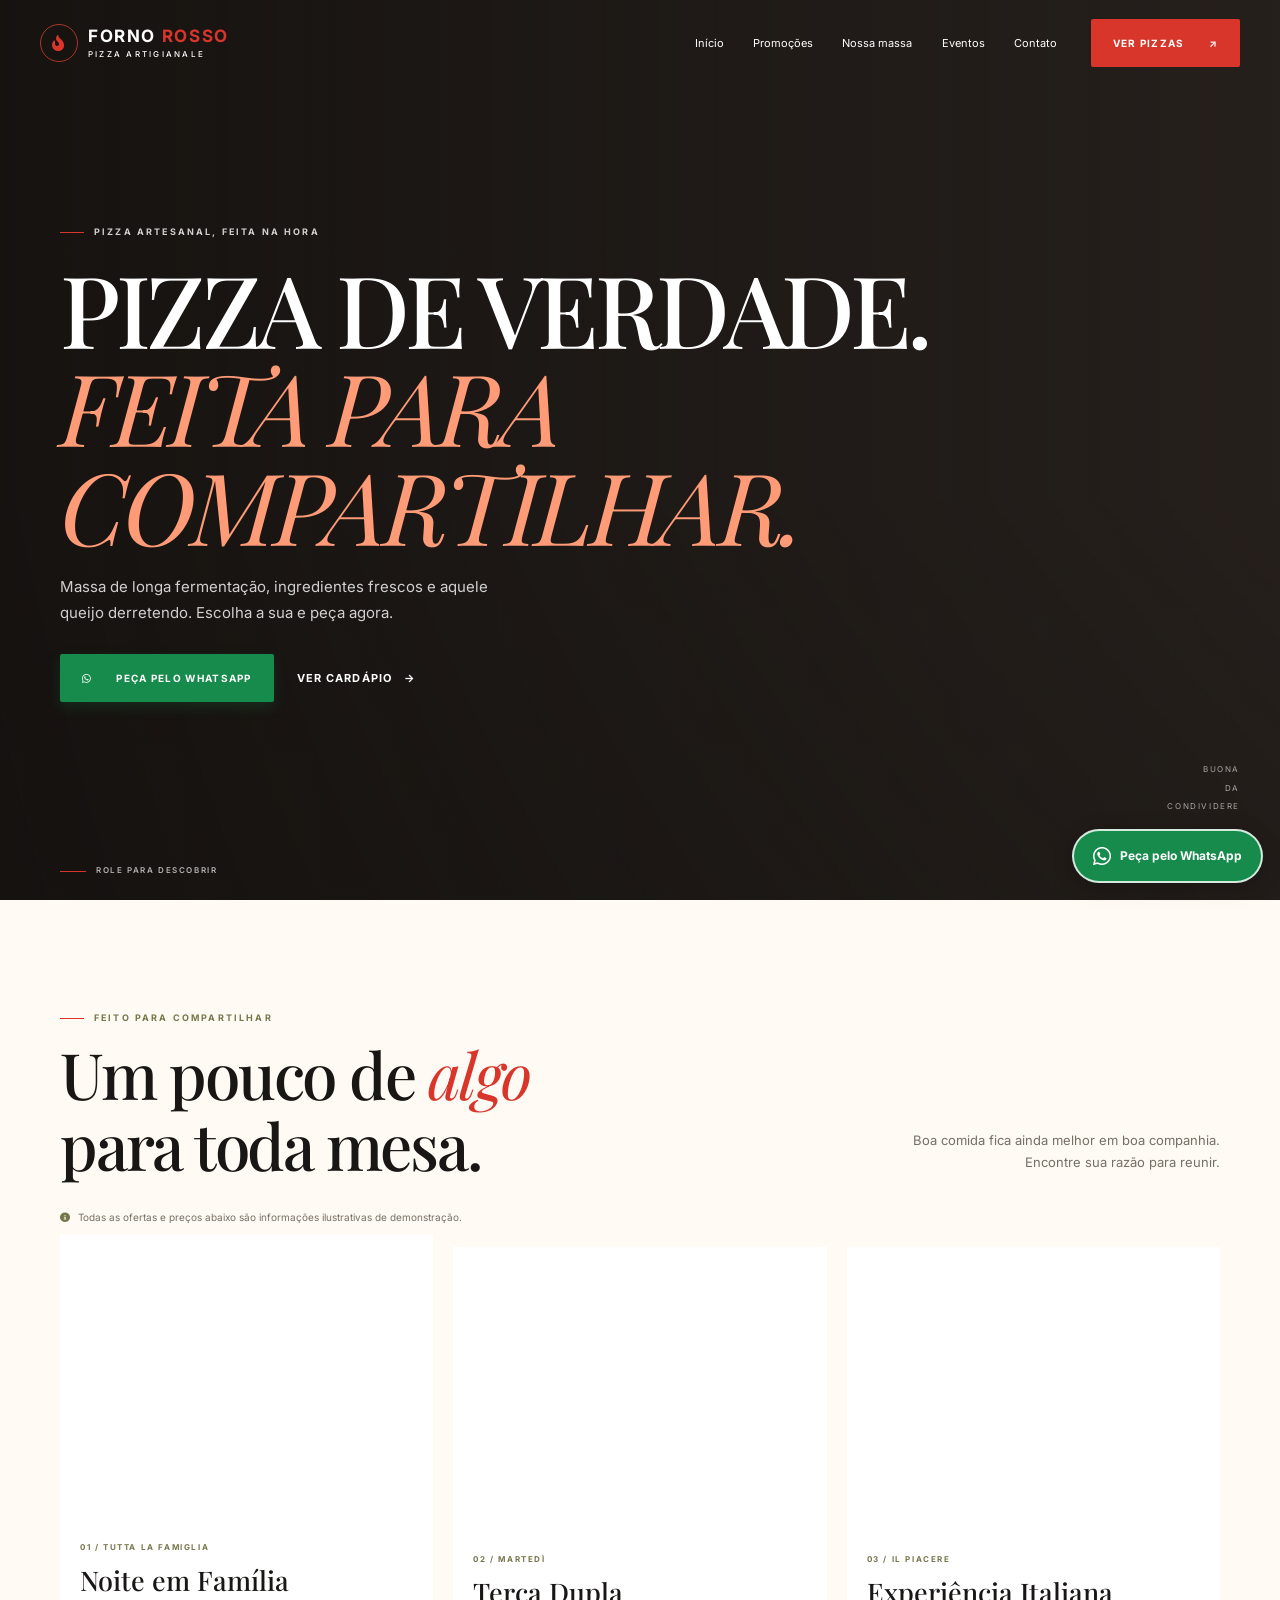
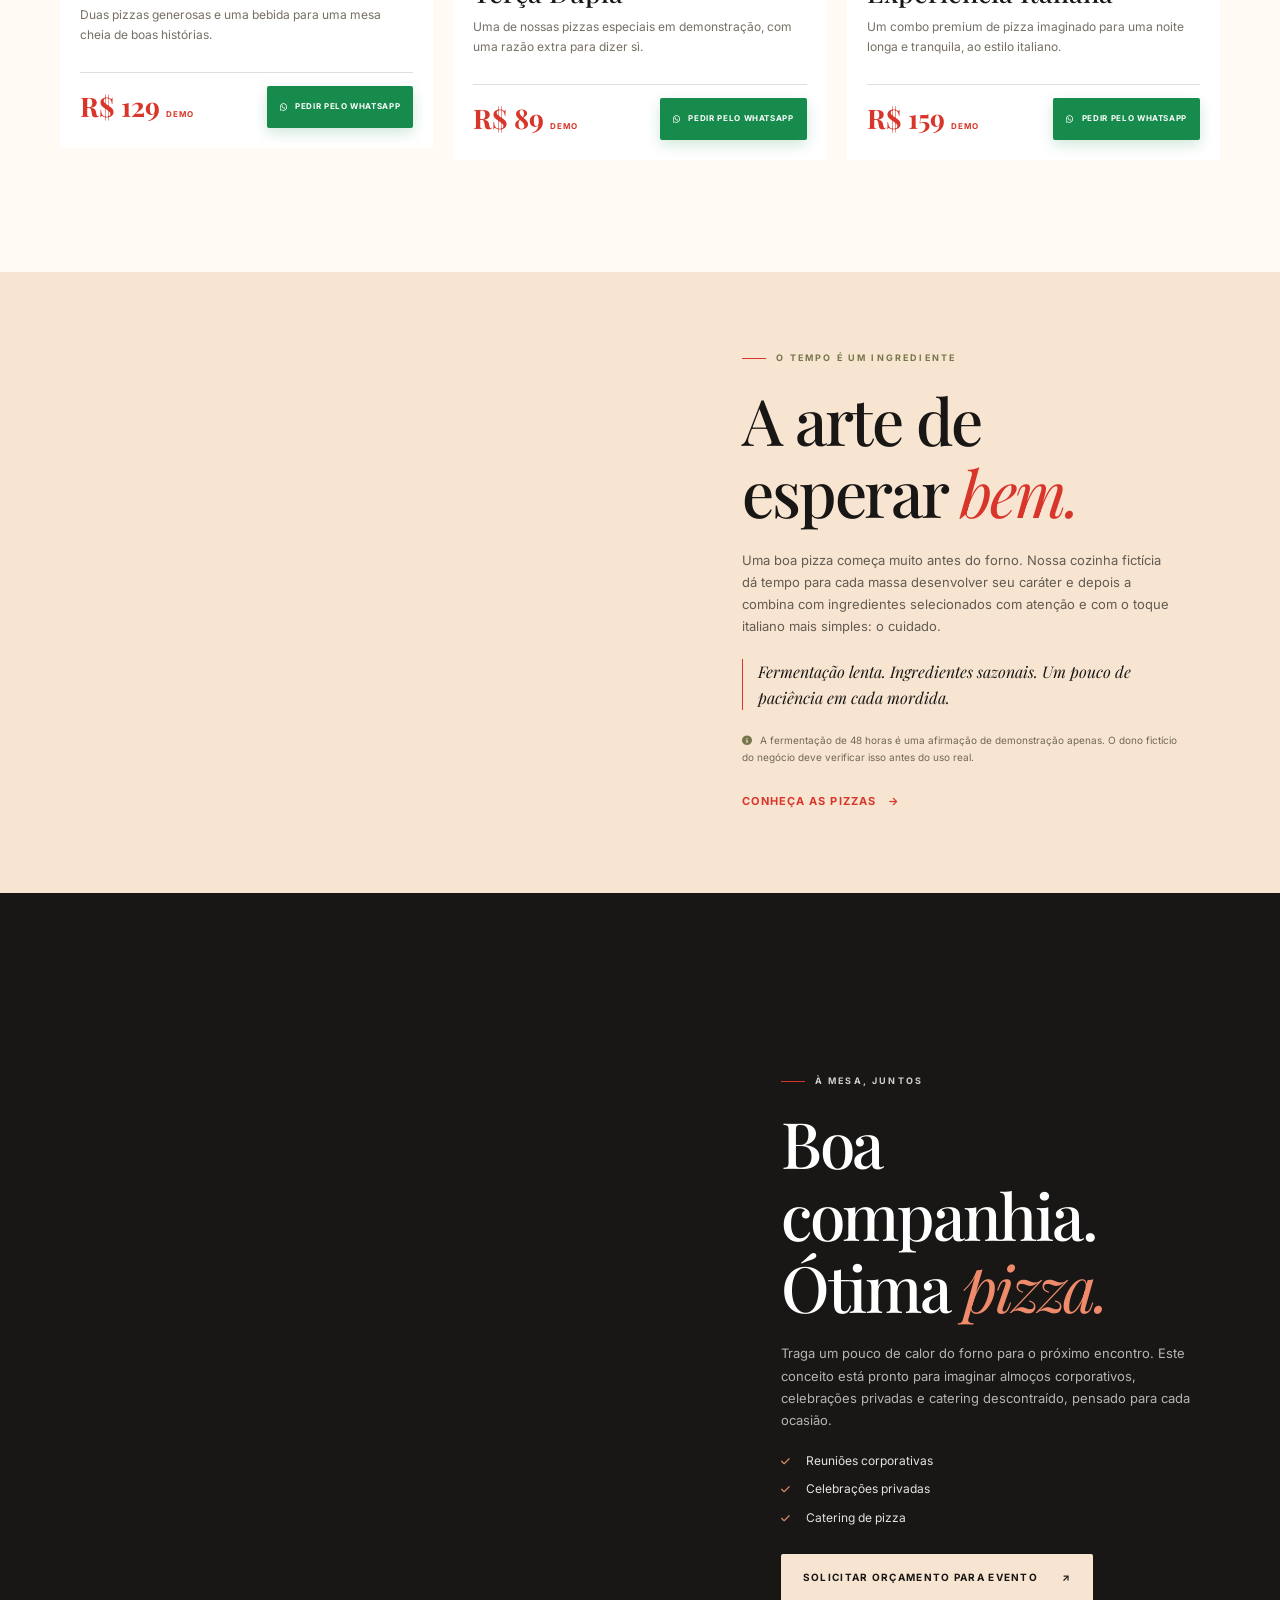
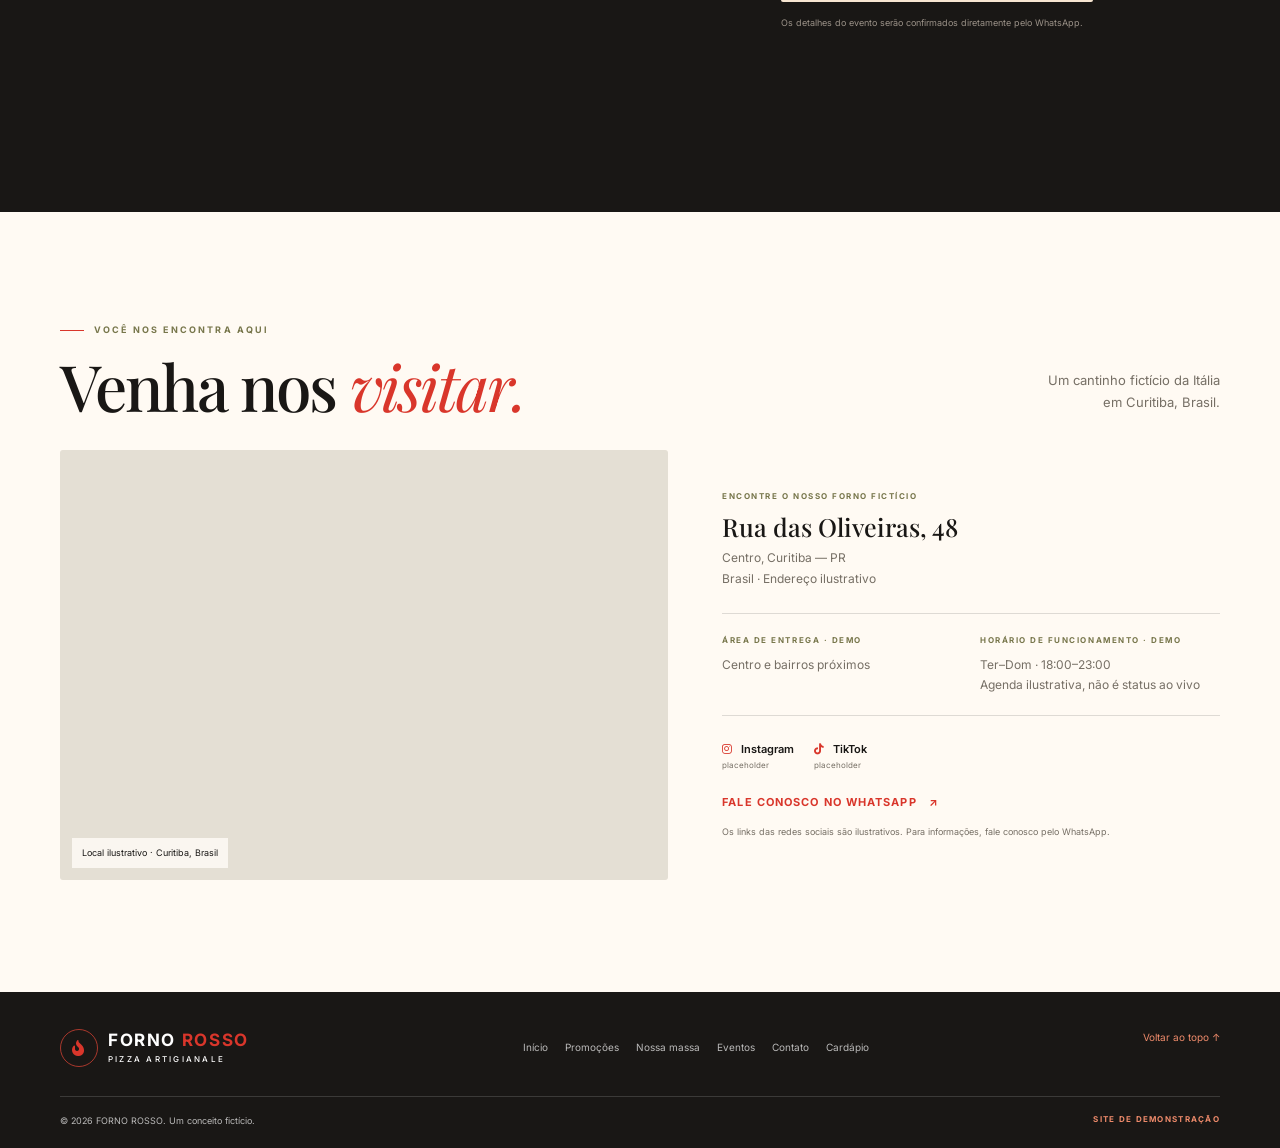
<file: index.html>
<!doctype html>
<html lang="pt-BR">
<head>
  <meta charset="utf-8">
  <meta name="viewport" content="width=device-width, initial-scale=1">
  <meta name="theme-color" content="#191715">
  <meta name="description" content="FORNO ROSSO — um conceito fictício de pizzaria artesanal inspirado no calor e nos sabores da Itália.">
  <title>FORNO ROSSO — Pizza Artesanal</title>
  <link rel="preconnect" href="https://fonts.googleapis.com">
  <link rel="preconnect" href="https://fonts.gstatic.com" crossorigin>
  <link href="https://fonts.googleapis.com/css2?family=Inter:wght@400;500;600;700&family=Playfair+Display:wght@400;500;600;700&display=swap" rel="stylesheet">
  <link rel="stylesheet" href="https://cdnjs.cloudflare.com/ajax/libs/font-awesome/6.5.2/css/all.min.css">
  <link rel="icon" type="image/svg+xml" href="data:image/svg+xml,%3Csvg xmlns='http://www.w3.org/2000/svg' viewBox='0 0 64 64'%3E%3Cpath fill='%23d8392f' d='M32 6c-4 8-8 11-8 19 0 6 4 11 9 11 5 0 9-4 9-10 0-7-4-13-10-20zm-2 33c-7 0-13 6-13 14 0 8 7 12 15 12 9 0 17-6 17-15 0-9-8-11-19-11z'/%3E%3Cpath fill='%23f5b400' d='M34 19c4 5 6 10 6 15 0 8-6 14-14 14-4 0-8-2-10-5 3 1 7 2 11 2 13 0 20-9 20-17 0-3-2-6-13-9z'/%3E%3C/svg%3E">
  <link rel="stylesheet" href="style.css">
  <script src="script.js" defer></script>
</head>
<body>
  <a class="skip-link" href="#main">Pular para o conteúdo</a>
  <header class="site-header" id="top">
    <div class="header-inner">
      <a class="wordmark" href="#top" aria-label="Forno Rosso home">
        <span class="wordmark-icon" aria-hidden="true"><i class="fa-solid fa-fire-flame-curved"></i></span>
        <span>FORNO <span class="wordmark-red">ROSSO</span><small>PIZZA ARTIGIANALE</small></span>
      </a>
      <button class="menu-toggle" type="button" aria-label="Abrir menu de navegação" aria-expanded="false" aria-controls="primary-nav">
        <span></span><span></span>
      </button>
      <nav class="primary-nav" id="primary-nav" aria-label="Navegação principal">
        <a href="#top">Início</a>
        <a href="#promocoes">Promoções</a>
        <a href="#massa">Nossa massa</a>
        <a href="#eventos">Eventos</a>
        <a href="#contato">Contato</a>
        <a class="button button-red nav-cta" href="cardapio.html">Ver pizzas <span aria-hidden="true">↗</span></a>
      </nav>
    </div>
  </header>

  <main id="main">
    <section class="hero" aria-labelledby="hero-title">
      <div class="hero-image" role="img" aria-label="Pizza napolitana recém-assada com queijo derretido"></div>
      <div class="hero-content page-wrap">
        <p class="eyebrow eyebrow-light"><span></span> Pizza artesanal, feita na hora</p>
        <h1 id="hero-title">PIZZA DE VERDADE.<br><em>FEITA PARA COMPARTILHAR.</em></h1>
        <p class="hero-copy">Massa de longa fermentação, ingredientes frescos e aquele queijo derretendo. Escolha a sua e peça agora.</p>
        <div class="hero-actions">
          <button class="button button-whatsapp" type="button" data-message="Olá! Quero fazer um pedido no FORNO ROSSO. Pode me enviar o cardápio e as opções disponíveis?"><i class="fa-brands fa-whatsapp" aria-hidden="true"></i> Peça pelo WhatsApp</button>
          <a class="text-link text-link-light" href="cardapio.html">Ver cardápio <span aria-hidden="true">→</span></a>
        </div>
      </div>
      <div class="hero-note" aria-hidden="true"><span>BUONA</span><span>DA</span><span>CONDIVIDERE</span></div>
      <a class="scroll-cue" href="#promocoes" aria-label="Rolar para promoções"><span></span> ROLE PARA DESCOBRIR</a>
    </section>

    <section class="promotions section-pad" id="promocoes" aria-labelledby="promotions-title">
      <div class="page-wrap">
        <div class="section-heading heading-row">
          <div>
            <p class="eyebrow"><span></span> Feito para compartilhar</p>
            <h2 id="promotions-title">Um pouco de <em>algo</em><br>para toda mesa.</h2>
          </div>
          <p class="heading-aside">Boa comida fica ainda melhor em boa companhia.<br>Encontre sua razão para reunir.</p>
        </div>
        <p class="demo-note"><i class="fa-solid fa-circle-info" aria-hidden="true"></i> Todas as ofertas e preços abaixo são informações ilustrativas de demonstração.</p>
        <!-- Replace demo offers and prices with owner-approved promotions before launch. -->
        <div class="promo-grid">
          <article class="promo-card promo-card-featured">
            <div class="promo-image promo-family" role="img" aria-label="Duas pizzas prontas para compartilhar à mesa"></div>
            <div class="promo-copy">
              <span class="promo-number">01 / TUTTA LA FAMIGLIA</span>
              <h3>Noite em Família</h3>
              <p>Duas pizzas generosas e uma bebida para uma mesa cheia de boas histórias.</p>
              <div class="promo-bottom"><span class="demo-price">R$ 129 <small>DEMO</small></span><button class="button button-whatsapp promo-action" type="button" data-message="Olá! Estou interessado na oferta ilustrativa Noite em Família: duas pizzas grandes e uma bebida. Pode me passar mais detalhes?"><i class="fa-brands fa-whatsapp" aria-hidden="true"></i> Pedir pelo WhatsApp</button></div>
            </div>
          </article>
          <article class="promo-card">
            <div class="promo-image promo-tuesday" role="img" aria-label="Pizza fresca coberta com folhas de manjericão"></div>
            <div class="promo-copy">
              <span class="promo-number">02 / MARTEDÌ</span>
              <h3>Terça Dupla</h3>
              <p>Uma de nossas pizzas especiais em demonstração, com uma razão extra para dizer sì.</p>
              <div class="promo-bottom"><span class="demo-price">R$ 89 <small>DEMO</small></span><button class="button button-whatsapp promo-action" type="button" data-message="Olá! Quero saber mais sobre a oferta ilustrativa da Terça Dupla. Pode me passar os detalhes?"><i class="fa-brands fa-whatsapp" aria-hidden="true"></i> Pedir pelo WhatsApp</button></div>
            </div>
          </article>
          <article class="promo-card">
            <div class="promo-image promo-experience" role="img" aria-label="Pizza artesanal com tomates frescos, manjericão e queijo"></div>
            <div class="promo-copy">
              <span class="promo-number">03 / IL PIACERE</span>
              <h3>Experiência Italiana</h3>
              <p>Um combo premium de pizza imaginado para uma noite longa e tranquila, ao estilo italiano.</p>
              <div class="promo-bottom"><span class="demo-price">R$ 159 <small>DEMO</small></span><button class="button button-whatsapp promo-action" type="button" data-message="Olá! Estou interessado no combo premium ilustrativo Experiência Italiana. Pode me explicar mais?"><i class="fa-brands fa-whatsapp" aria-hidden="true"></i> Pedir pelo WhatsApp</button></div>
            </div>
          </article>
        </div>
      </div>
    </section>

    <section class="dough-section" id="massa" aria-labelledby="dough-title">
      <div class="dough-photo" role="img" aria-label="Mãos enfarinhadas moldando massa fresca de pizza"></div>
      <div class="dough-content">
        <p class="eyebrow"><span></span> O tempo é um ingrediente</p>
        <h2 id="dough-title">A arte de<br>esperar <em>bem.</em></h2>
        <p>Uma boa pizza começa muito antes do forno. Nossa cozinha fictícia dá tempo para cada massa desenvolver seu caráter e depois a combina com ingredientes selecionados com atenção e com o toque italiano mais simples: o cuidado.</p>
        <p class="dough-detail">Fermentação lenta. Ingredientes sazonais. Um pouco de paciência em cada mordida.</p>
        <p class="claim-note"><i class="fa-solid fa-circle-info" aria-hidden="true"></i> A fermentação de 48 horas é uma afirmação de demonstração apenas. O dono fictício do negócio deve verificar isso antes do uso real.</p>
        <a class="text-link" href="cardapio.html">Conheça as pizzas <span aria-hidden="true">→</span></a>
      </div>
    </section>

    <section class="events-section section-pad" id="eventos" aria-labelledby="events-title">
      <div class="events-image" role="img" aria-label="Uma mesa longa para uma celebração acolhedora"></div>
      <div class="events-copy">
        <p class="eyebrow eyebrow-light"><span></span> À mesa, juntos</p>
        <h2 id="events-title">Boa companhia.<br>Ótima <em>pizza.</em></h2>
        <p>Traga um pouco de calor do forno para o próximo encontro. Este conceito está pronto para imaginar almoços corporativos, celebrações privadas e catering descontraído, pensado para cada ocasião.</p>
        <ul class="event-list">
          <li><i class="fa-solid fa-check" aria-hidden="true"></i> Reuniões corporativas</li>
          <li><i class="fa-solid fa-check" aria-hidden="true"></i> Celebrações privadas</li>
          <li><i class="fa-solid fa-check" aria-hidden="true"></i> Catering de pizza</li>
        </ul>
        <button class="button button-cream" type="button" data-message="Olá! Estou interessado em um evento ou catering do FORNO ROSSO. Gostaria de falar sobre a ocasião, data, quantidade de convidados e opções.">Solicitar orçamento para evento <span aria-hidden="true">↗</span></button>
        <p class="placeholder-note">Os detalhes do evento serão confirmados diretamente pelo WhatsApp.</p>
      </div>
    </section>

    <section class="contact-section section-pad" id="contato" aria-labelledby="contact-title">
      <div class="page-wrap">
        <div class="section-heading heading-row">
          <div>
            <p class="eyebrow"><span></span> Você nos encontra aqui</p>
            <h2 id="contact-title">Venha nos <em>visitar.</em></h2>
          </div>
          <p class="heading-aside">Um cantinho fictício da Itália<br>em Curitiba, Brasil.</p>
        </div>
        <div class="contact-grid">
          <!-- Replace the illustrative map query and fictional address with a verified business location before launch. -->
          <div class="map-frame">
            <iframe title="Mapa ilustrativo centralizado em Curitiba, Brasil" src="https://maps.google.com/maps?q=Curitiba%2C%20Brazil&t=&z=12&ie=UTF8&iwloc=&output=embed" loading="lazy" referrerpolicy="no-referrer-when-downgrade"></iframe>
            <span class="map-caption">Local ilustrativo · Curitiba, Brasil</span>
          </div>
          <div class="contact-details">
            <div class="contact-block">
              <span class="contact-label">ENCONTRE O NOSSO FORNO FICTÍCIO</span>
              <h3>Rua das Oliveiras, 48</h3>
              <p>Centro, Curitiba — PR<br>Brasil · Endereço ilustrativo</p>
            </div>
            <div class="contact-meta">
              <div><span class="contact-label">ÁREA DE ENTREGA · DEMO</span><p>Centro e bairros próximos</p></div>
              <div><span class="contact-label">HORÁRIO DE FUNCIONAMENTO · DEMO</span><p>Ter–Dom · 18:00–23:00<br>Agenda ilustrativa, não é status ao vivo</p></div>
            </div>
            <div class="social-row">
              <!-- Replace these section links with official profile URLs after the accounts exist. -->
              <a href="#contato" aria-label="Instagram fictício; perfil ainda não disponível"><i class="fa-brands fa-instagram" aria-hidden="true"></i> Instagram <small>placeholder</small></a>
              <a href="#contato" aria-label="TikTok fictício; perfil ainda não disponível"><i class="fa-brands fa-tiktok" aria-hidden="true"></i> TikTok <small>placeholder</small></a>
            </div>
            <button class="text-link contact-whatsapp" type="button" data-message="Olá! Estou entrando em contato com o site de demonstração do FORNO ROSSO. Pode me passar mais informações?">Fale conosco no WhatsApp <span aria-hidden="true">↗</span></button>
            <p class="placeholder-note">Os links das redes sociais são ilustrativos. Para informações, fale conosco pelo WhatsApp.</p>
          </div>
        </div>
      </div>
    </section>
  </main>

  <footer class="site-footer">
    <div class="page-wrap">
      <div class="footer-main">
        <a class="wordmark footer-wordmark" href="#top" aria-label="Forno Rosso, voltar ao topo">
          <span class="wordmark-icon" aria-hidden="true"><i class="fa-solid fa-fire-flame-curved"></i></span>
          <span>FORNO <span class="wordmark-red">ROSSO</span><small>PIZZA ARTIGIANALE</small></span>
        </a>
        <nav class="footer-nav" aria-label="Navegação do rodapé">
          <a href="#top">Início</a><a href="#promocoes">Promoções</a><a href="#massa">Nossa massa</a><a href="#eventos">Eventos</a><a href="#contato">Contato</a><a href="cardapio.html">Cardápio</a>
        </nav>
        <a class="footer-top" href="#top">Voltar ao topo ↑</a>
      </div>
      <div class="footer-bottom"><span>© <span data-current-year>2026</span> FORNO ROSSO. Um conceito fictício.</span><span class="demo-stamp">SITE DE DEMONSTRAÇÃO</span></div>
    </div>
  </footer>

  <a class="whatsapp-float" href="https://wa.me/554195807668?text=Ol%C3%A1%21%20Estou%20visitando%20o%20site%20do%20FORNO%20ROSSO.%20Pode%20me%20passar%20mais%20informa%C3%A7%C3%B5es%3F" target="_blank" rel="noopener noreferrer" aria-label="Fale com o Forno Rosso pelo WhatsApp">
    <i class="fa-brands fa-whatsapp" aria-hidden="true"></i><span>Peça pelo WhatsApp</span><span class="whatsapp-tooltip">Fale com a gente</span>
  </a>
</body>
</html>
</file>
<file: style.css>
:root {
  color-scheme: light;
  --red: #d9362b;
  --cream: #f7e5d1;
  --paper: #fffaf3;
  --ink: #191715;
  --muted: #766f65;
  --olive: #77764b;
  --line: rgba(25, 23, 21, .14);
  --serif: "Playfair Display", Georgia, serif;
  --sans: "Inter", Arial, sans-serif;
}

* { box-sizing: border-box; }
html { scroll-behavior: smooth; scroll-padding-top: 84px; }
body { margin: 0; color: var(--ink); background: var(--paper); font-family: var(--sans); font-size: 15px; line-height: 1.7; -webkit-font-smoothing: antialiased; }
img { display: block; max-width: 100%; }
a { color: inherit; text-decoration: none; }
button { font: inherit; }
.page-wrap { width: min(1160px, calc(100% - 44px)); margin-inline: auto; }
.section-pad { padding: 88px 0; }
.skip-link { position: fixed; z-index: 1000; top: 12px; left: 12px; padding: 10px 16px; transform: translateY(-160%); background: var(--cream); color: var(--ink); }
.skip-link:focus { transform: translateY(0); }

.site-header { position: fixed; z-index: 100; inset: 0 0 auto; color: white; transition: background .25s ease, box-shadow .25s ease, color .25s ease; }
.site-header.is-scrolled, .site-header.menu-open { color: var(--ink); background: rgba(251, 248, 242, .94); box-shadow: 0 1px 0 rgba(25, 23, 21, .08); backdrop-filter: blur(14px); }
.header-inner { width: min(1320px, calc(100% - 44px)); min-height: 76px; margin: auto; display: flex; align-items: center; justify-content: space-between; }
.wordmark { display: inline-flex; align-items: center; gap: 10px; font-size: 17px; font-weight: 700; letter-spacing: .095em; line-height: 1.1; }
.wordmark-icon { display: grid; width: 38px; height: 38px; place-items: center; border: 1px solid rgba(217, 67, 53, .75); border-radius: 50%; color: var(--red); font-size: 16px; }
.wordmark-red { color: var(--red); }
.wordmark small { display: block; margin-top: 5px; font-size: 8px; letter-spacing: .28em; font-weight: 500; }
.primary-nav { position: absolute; top: 76px; inset-inline: 0; display: none; padding: 15px 22px 24px; color: var(--ink); background: var(--paper); box-shadow: 0 16px 24px rgba(0,0,0,.1); }
.primary-nav.is-open { display: grid; gap: 2px; }
.primary-nav > a:not(.button) { padding: 10px 4px; font-size: 14px; }
.primary-nav > a:not(.button):hover, .footer-nav a:hover { color: var(--red); }
.menu-toggle { display: flex; width: 42px; height: 42px; flex-direction: column; justify-content: center; align-items: center; gap: 6px; border: 1px solid currentColor; border-radius: 50%; color: inherit; background: transparent; cursor: pointer; }
.menu-toggle span { width: 16px; height: 1px; background: currentColor; transition: transform .2s ease; }
.menu-toggle[aria-expanded="true"] span:first-child { transform: translateY(3.5px) rotate(45deg); }
.menu-toggle[aria-expanded="true"] span:last-child { transform: translateY(-3.5px) rotate(-45deg); }

.button { min-height: 48px; display: inline-flex; align-items: center; justify-content: center; gap: 24px; padding: 0 21px; border: 1px solid transparent; border-radius: 2px; font-size: 10px; font-weight: 700; letter-spacing: .13em; text-transform: uppercase; transition: transform .2s ease, background .2s ease, color .2s ease; cursor: pointer; }
.button:hover { transform: translateY(-2px); }
.button-red { color: white; background: var(--red); }
.button-red:hover { background: #bc3429; }
.button-whatsapp { color: white; background: #178b4b; box-shadow: 0 5px 14px rgba(23, 139, 75, .2); }
.button-whatsapp:hover { background: #116d3a; }
.button-cream { color: var(--ink); background: var(--cream); }
.button-cream:hover { background: white; }
.nav-cta { margin-top: 11px; }
.text-link { display: inline-flex; align-items: center; gap: 12px; padding: 0; border: 0; color: var(--red); background: transparent; font-size: 11px; font-weight: 700; letter-spacing: .1em; text-transform: uppercase; cursor: pointer; }
.text-link span { display: inline-block; transition: transform .2s ease; }
.text-link:hover span { transform: translateX(4px); }
.text-link-light { color: white; }

.hero { position: relative; min-height: 690px; min-height: min(780px, 100svh); display: flex; align-items: center; overflow: hidden; color: white; background: #28221e; }
.hero-image { position: absolute; inset: 0; background: linear-gradient(90deg, rgba(18, 15, 13, .78) 0%, rgba(18, 15, 13, .48) 42%, rgba(18, 15, 13, .08) 100%), linear-gradient(0deg, rgba(18, 15, 13, .2), transparent 45%), url("https://images.unsplash.com/photo-1574071318508-1cdbab80d002?auto=format&fit=crop&w=2200&q=90") center 54% / cover; transform: scale(1.015); animation: hero-reveal 1.2s ease-out both; }
.hero-content { position: relative; z-index: 1; padding-top: 90px; padding-bottom: 42px; }
.eyebrow { display: flex; align-items: center; gap: 10px; margin: 0 0 20px; color: var(--olive); font-size: 9px; font-weight: 700; letter-spacing: .24em; line-height: 1.4; text-transform: uppercase; }
.eyebrow > span { width: 24px; height: 1px; background: var(--red); }
.eyebrow-light { color: rgba(255,255,255,.8); }
.hero h1, h2, h3, p { margin-top: 0; }
.hero h1 { max-width: 900px; margin-bottom: 19px; font: 500 clamp(46px, 9vw, 96px)/.99 var(--serif); letter-spacing: -.045em; }
.hero h1 em, h2 em { color: var(--red); font-weight: 400; }
.hero h1 em { color: #ff9b76; }
.hero-copy { max-width: 440px; margin-bottom: 29px; color: rgba(255,255,255,.8); font-size: 14px; }
.hero-actions { display: flex; flex-wrap: wrap; align-items: center; gap: 23px; }
.hero-note { position: absolute; right: max(22px, calc((100vw - 1320px) / 2)); bottom: 86px; display: grid; gap: 5px; color: rgba(255,255,255,.6); font-size: 8px; letter-spacing: .2em; text-align: right; }
.scroll-cue { position: absolute; bottom: 22px; left: max(22px, calc((100vw - 1160px) / 2)); display: flex; align-items: center; gap: 10px; color: rgba(255,255,255,.68); font-size: 8px; font-weight: 600; letter-spacing: .2em; }
.scroll-cue span { width: 26px; height: 1px; background: var(--red); }

.section-heading { margin-bottom: 28px; }
.heading-row { display: flex; flex-direction: column; gap: 16px; }
.section-heading .eyebrow { margin-bottom: 13px; }
h2 { margin-bottom: 0; font: 500 clamp(38px, 7vw, 64px)/1.12 var(--serif); letter-spacing: -.035em; }
.heading-aside { margin: 0; color: var(--muted); font-size: 13px; }
.demo-note { display: flex; align-items: center; gap: 8px; margin: 0 0 21px; color: var(--muted); font-size: 10px; }
.demo-note i { color: var(--olive); }
.promo-grid { display: grid; gap: 17px; }
.promo-card { min-width: 0; overflow: hidden; background: white; }
.promo-image { height: 220px; background-position: center; background-size: cover; transition: transform .55s cubic-bezier(.2,.65,.3,1); }
.promo-card:hover .promo-image { transform: scale(1.035); }
.promo-family { background-image: url("https://images.unsplash.com/photo-1571407970349-bc81e7e96d47?auto=format&fit=crop&w=1000&q=85"); }
.promo-tuesday { background-image: url("https://images.unsplash.com/photo-1579751626657-72bc17010498?auto=format&fit=crop&w=900&q=85"); }
.promo-experience { background-image: url("https://images.unsplash.com/photo-1574071318508-1cdbab80d002?auto=format&fit=crop&w=900&q=85"); }
.promo-copy { padding: 22px 21px 20px; }
.promo-number { color: var(--olive); font-size: 8px; font-weight: 700; letter-spacing: .2em; }
.promo-copy h3 { margin: 7px 0 8px; font: 500 27px/1.2 var(--serif); }
.promo-copy > p { min-height: 48px; margin-bottom: 19px; color: var(--muted); font-size: 12px; }
.promo-bottom { display: flex; flex-wrap: wrap; align-items: center; justify-content: space-between; gap: 12px; padding-top: 13px; border-top: 1px solid var(--line); }
.demo-price { color: var(--red); font: 700 27px/1 var(--serif); white-space: nowrap; }
.demo-price small { color: var(--red); font: 700 8px var(--sans); letter-spacing: .13em; }
.promo-action { min-height: 42px; gap: 8px; padding-inline: 12px; font-size: 8px; letter-spacing: .08em; }

.dough-section { display: grid; background: var(--cream); }
.dough-photo { min-height: 360px; background: url("https://images.unsplash.com/photo-1556761223-4c4282c73f77?auto=format&fit=crop&w=1200&q=85") center / cover; }
.dough-content { padding: 58px 25px 65px; }
.dough-content h2 { margin-bottom: 21px; }
.dough-content > p:not(.eyebrow, .claim-note) { max-width: 440px; color: #625b52; font-size: 13px; }
.dough-content .dough-detail { margin: 22px 0; padding-left: 15px; border-left: 1px solid var(--red); color: var(--ink) !important; font: italic 16px/1.6 var(--serif) !important; }
.claim-note { max-width: 450px; margin: 0 0 21px; color: #706757; font-size: 10px; }
.claim-note i { margin-right: 5px; color: var(--olive); }

.events-section { display: grid; color: white; background: var(--ink); }
.events-image { min-height: 300px; background: url("https://images.unsplash.com/photo-1511795409834-ef04bbd61622?auto=format&fit=crop&w=1200&q=85") center 54% / cover; }
.events-copy { padding: 56px 25px 62px; }
.events-copy h2 { margin-bottom: 20px; }
.events-copy h2 em { color: #ef8b6b; }
.events-copy > p:not(.eyebrow, .placeholder-note) { max-width: 460px; margin-bottom: 20px; color: rgba(255,255,255,.68); font-size: 13px; }
.event-list { display: grid; gap: 8px; margin: 0 0 26px; padding: 0; list-style: none; color: rgba(255,255,255,.88); font-size: 12px; }
.event-list i { width: 22px; color: #d98966; font-size: 10px; }
.placeholder-note { margin: 13px 0 0; color: #9b9288; font-size: 9px; }

.contact-section { background: var(--paper); }
.contact-grid { display: grid; gap: 30px; }
.map-frame { position: relative; min-height: 300px; overflow: hidden; border-radius: 3px; background: #e4dfd4; }
.map-frame iframe { display: block; width: 100%; height: 100%; min-height: 300px; border: 0; }
.map-caption { position: absolute; bottom: 12px; left: 12px; padding: 7px 10px; color: var(--ink); background: rgba(251,248,242,.95); font-size: 9px; }
.contact-details { display: flex; flex-direction: column; justify-content: center; }
.contact-label { display: block; margin-bottom: 7px; color: var(--olive); font-size: 8px; font-weight: 700; letter-spacing: .19em; }
.contact-block h3 { margin-bottom: 5px; font: 500 25px var(--serif); }
.contact-block p, .contact-meta p { margin-bottom: 0; color: var(--muted); font-size: 12px; }
.contact-meta { display: grid; gap: 18px; margin: 24px 0; padding: 20px 0; border-block: 1px solid var(--line); }
.social-row { display: flex; flex-wrap: wrap; gap: 20px; margin-bottom: 20px; }
.social-row a { font-size: 11px; font-weight: 600; }
.social-row i { margin-right: 6px; color: var(--red); }
.social-row small { display: block; color: var(--muted); font-size: 8px; font-weight: 400; }
.contact-whatsapp { align-self: flex-start; }
.contact-details .placeholder-note { color: var(--muted); }

.site-footer { padding: 37px 0 20px; color: rgba(255,255,255,.7); background: var(--ink); }
.footer-main { display: flex; flex-direction: column; gap: 28px; }
.footer-wordmark { align-self: flex-start; color: white; }
.footer-nav { display: flex; flex-wrap: wrap; gap: 13px 20px; font-size: 10px; }
.footer-top { align-self: flex-start; color: #ef8b6b; font-size: 10px; }
.footer-bottom { display: flex; flex-direction: column; gap: 10px; margin-top: 29px; padding-top: 16px; border-top: 1px solid rgba(255,255,255,.15); font-size: 9px; }
.demo-stamp { color: #ef8b6b; font-size: 8px; font-weight: 700; letter-spacing: .16em; }

.menu-page .site-header { color: var(--ink); background: rgba(251, 248, 242, .94); box-shadow: 0 1px 0 rgba(25, 23, 21, .08); backdrop-filter: blur(14px); }
.menu-page-hero { padding: 155px 0 72px; background: var(--cream); }
.menu-page-hero h1 { margin: 0 0 17px; font: 500 clamp(48px, 9vw, 82px)/1.05 var(--serif); letter-spacing: -.04em; }
.menu-page-hero h1 em, .menu-cta h2 em { color: var(--red); font-weight: 400; }
.menu-page-hero > .page-wrap > p:not(.eyebrow) { max-width: 470px; margin-bottom: 20px; color: var(--muted); font-size: 13px; }
.menu-list-section { padding-top: 58px; }
.menu-list { display: grid; gap: 16px; }
.menu-item { display: grid; grid-template-columns: minmax(0, 1fr) auto; gap: 14px 16px; padding: 12px; border: 1px solid var(--line); background: white; }
.menu-photo { grid-column: 1 / -1; width: 100%; height: 210px; object-fit: cover; }
.menu-item-copy { min-width: 0; }
.menu-category { color: var(--olive); font-size: 8px; font-weight: 700; letter-spacing: .2em; }
.menu-item h2 { margin: 5px 0; font-size: 27px; }
.menu-item p { max-width: 540px; margin: 0; color: var(--muted); font-size: 12px; }
.menu-price { padding-top: 4px; font: 500 18px var(--serif); white-space: nowrap; }
.menu-price small { color: var(--red); font: 700 8px var(--sans); letter-spacing: .13em; }
.menu-item .button-whatsapp { grid-column: 1 / -1; justify-self: start; font-size: 9px; }
.menu-claim { margin-top: 24px; }
.menu-cta { padding: 70px 0; color: white; background: var(--ink); }
.menu-cta h2 { margin-bottom: 25px; font-size: clamp(42px, 7vw, 66px); }
.menu-cta h2 em { color: #ef8b6b; }

.whatsapp-float { position: fixed; z-index: 90; right: 17px; bottom: 17px; display: inline-flex; min-height: 54px; align-items: center; justify-content: center; gap: 9px; padding: 0 19px; border: 2px solid rgba(255,255,255,.82); border-radius: 30px; color: white; background: #178b4b; box-shadow: 0 4px 20px rgba(0,0,0,.22); font-size: 12px; font-weight: 700; animation: whatsapp-pulse 2.4s infinite; }
.whatsapp-float:hover { background: #1db954; }
.whatsapp-float > i { font-size: 21px; }
.whatsapp-tooltip { position: absolute; right: 0; bottom: calc(100% + 8px); display: none; min-width: 150px; padding: 7px 10px; border-radius: 3px; color: var(--ink); background: white; font-size: 10px; font-weight: 700; text-align: center; box-shadow: 0 2px 12px rgba(0,0,0,.12); }
.whatsapp-float:hover .whatsapp-tooltip, .whatsapp-float:focus-visible .whatsapp-tooltip { display: block; }

@keyframes whatsapp-pulse { 0%, 100% { box-shadow: 0 4px 20px rgba(0,0,0,.22), 0 0 0 0 rgba(37,211,102,.28); } 55% { box-shadow: 0 4px 20px rgba(0,0,0,.22), 0 0 0 9px rgba(37,211,102,0); } }
@keyframes hero-reveal { from { transform: scale(1.06); opacity: .75; } to { transform: scale(1.015); opacity: 1; } }

@media (min-width: 700px) {
  .page-wrap { width: min(1160px, calc(100% - 80px)); }
  .header-inner { width: min(1320px, calc(100% - 80px)); }
  .section-pad { padding: 112px 0; }
  .header-inner { min-height: 86px; }
  .primary-nav { position: static; display: flex; align-items: center; gap: clamp(15px, 2.3vw, 32px); padding: 0; color: inherit; background: transparent; box-shadow: none; }
  .primary-nav > a:not(.button) { padding: 0; font-size: 11px; }
  .nav-cta { margin: 0 0 0 4px; }
  .menu-toggle { display: none; }
  .hero { min-height: min(900px, 100svh); }
  .hero-content { padding-top: 70px; }
  .hero-copy { font-size: 15px; }
  .heading-row { flex-direction: row; justify-content: space-between; align-items: end; }
  .heading-aside { padding-bottom: 8px; text-align: right; }
  .promo-grid { grid-template-columns: repeat(3, 1fr); gap: 20px; }
  .promo-card-featured { transform: translateY(-12px); }
  .promo-image { height: 245px; }
  .promo-copy { padding: 22px 20px 20px; }
  .dough-section { grid-template-columns: 1fr 1fr; min-height: 590px; }
  .dough-photo { min-height: 100%; }
  .dough-content { align-self: center; max-width: 660px; padding: 80px clamp(45px, 8vw, 115px); }
  .events-section { grid-template-columns: 1.1fr .9fr; min-height: 570px; }
  .events-image { min-height: 100%; }
  .events-copy { align-self: center; padding: 70px clamp(36px, 6vw, 88px); }
  .contact-grid { grid-template-columns: 1.1fr .9fr; gap: 54px; }
  .map-frame, .map-frame iframe { min-height: 430px; }
  .contact-meta { grid-template-columns: 1fr 1fr; }
  .footer-main { flex-direction: row; align-items: center; justify-content: space-between; gap: 25px; }
  .footer-nav { justify-content: center; gap: 17px; }
  .footer-top { white-space: nowrap; }
  .footer-bottom { flex-direction: row; justify-content: space-between; align-items: center; }
  .menu-list { gap: 18px; }
  .menu-item { grid-template-columns: 190px minmax(0, 1fr) auto; grid-template-rows: auto auto; align-items: center; gap: 12px 24px; padding: 14px; }
  .menu-photo { grid-column: 1; grid-row: 1 / 3; height: 150px; }
  .menu-item-copy { grid-column: 2; grid-row: 1 / 3; }
  .menu-price { grid-column: 3; grid-row: 1; align-self: end; }
  .menu-item .button-whatsapp { grid-column: 3; grid-row: 2; justify-self: start; align-self: start; }
}

@media (min-width: 1000px) {
  .hero-note { right: max(40px, calc((100vw - 1320px) / 2)); }
  .hero h1 { max-width: 1000px; font-size: clamp(76px, 7.8vw, 110px); }
  .promo-image { height: 275px; }
}

@media (prefers-reduced-motion: reduce) {
  *, *::before, *::after { scroll-behavior: auto !important; animation-duration: .01ms !important; animation-iteration-count: 1 !important; transition-duration: .01ms !important; }
}
</file>
